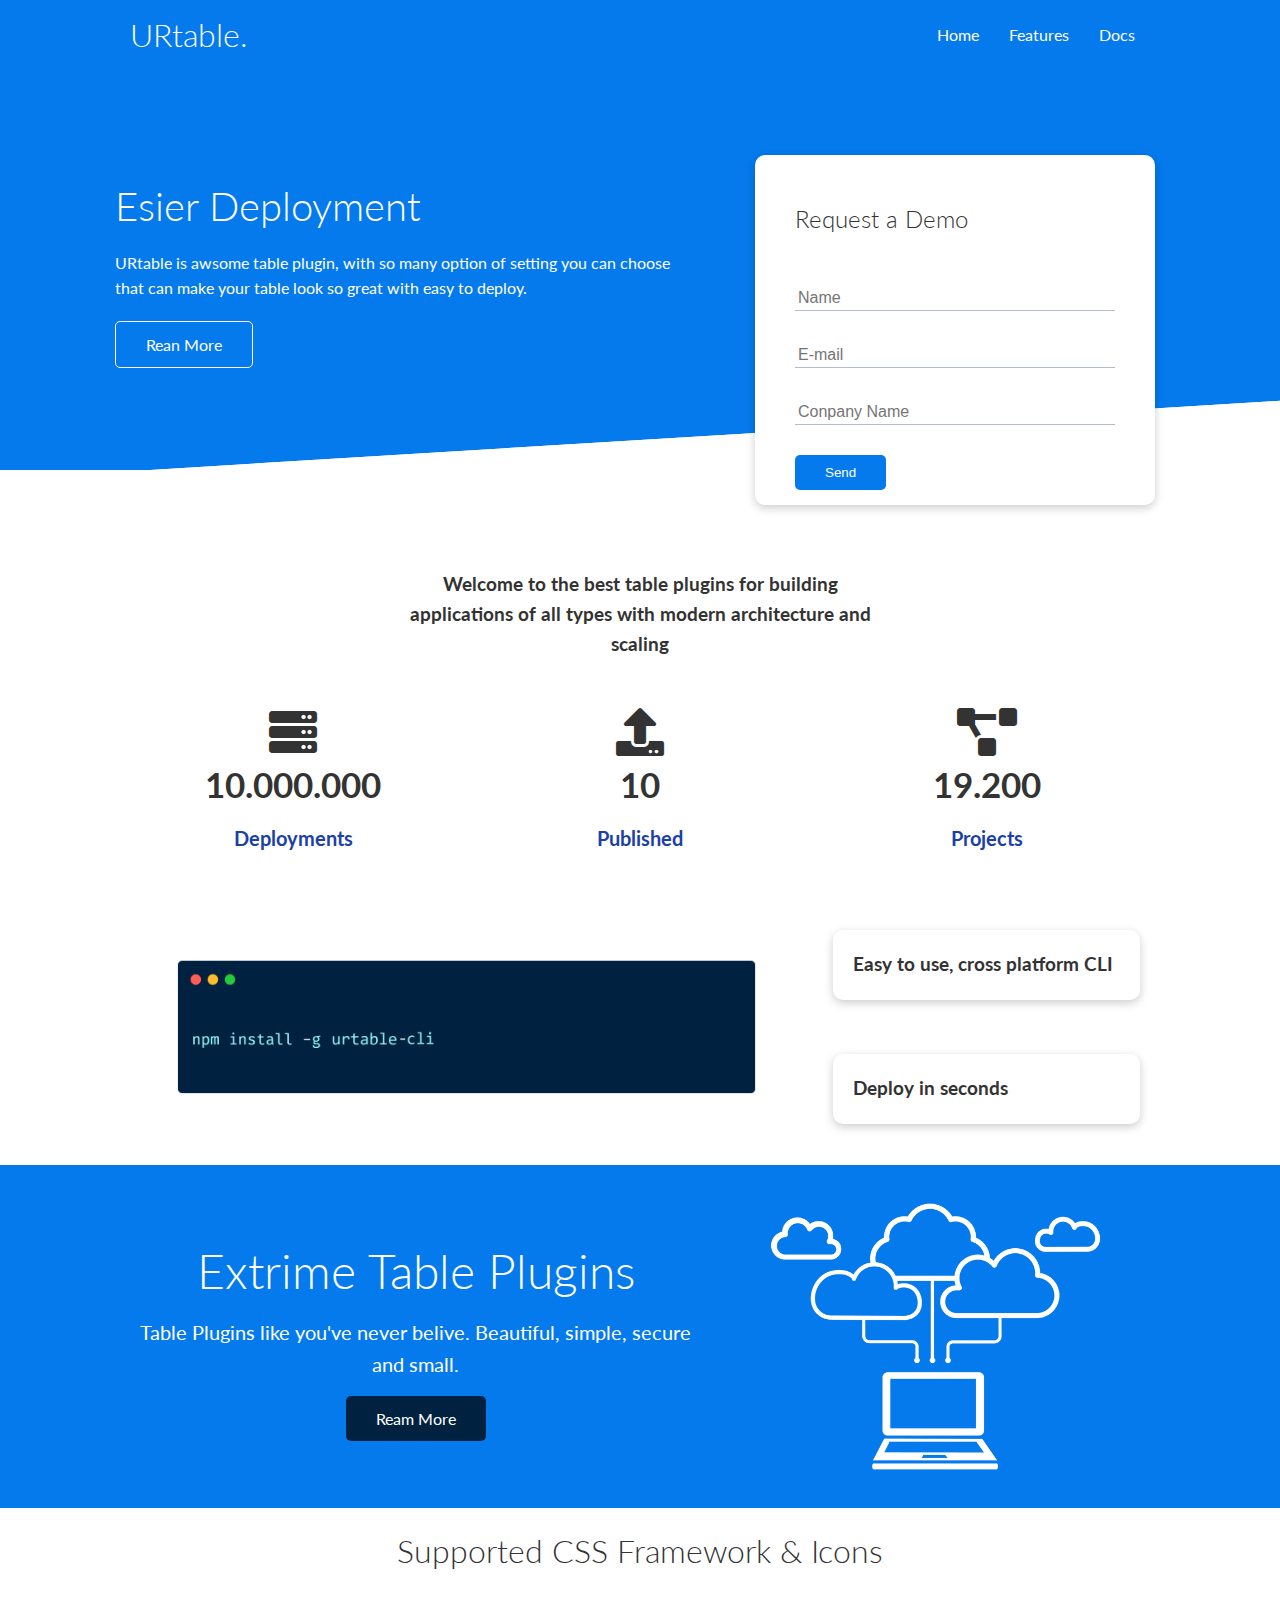
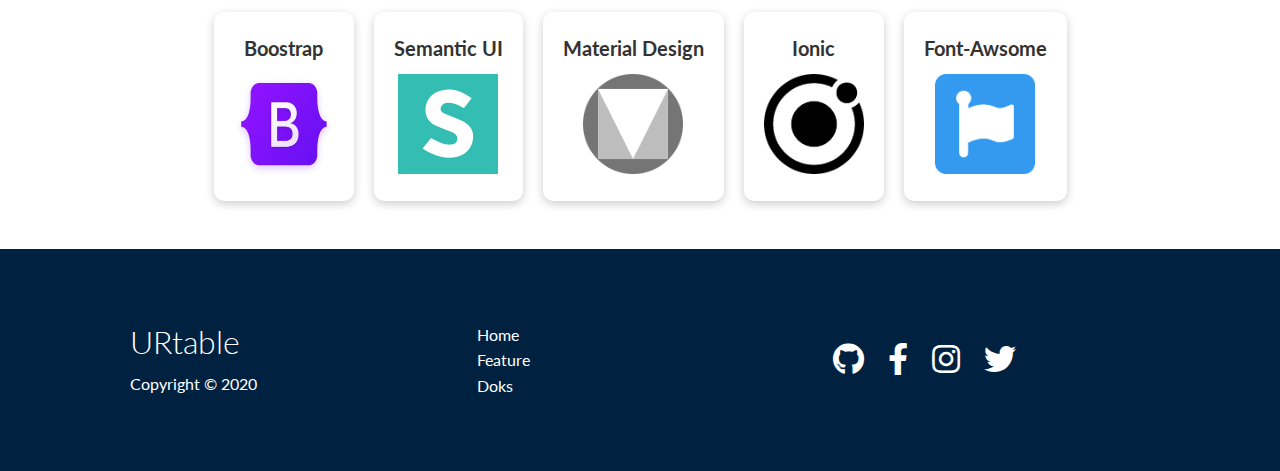
<file: index.html>
<!DOCTYPE html>
<html lang="en">
<head>
    <meta charset="UTF-8">
    <meta name="viewport" content="width=device-width, initial-scale=1.0">
    <link rel="stylesheet" href="https://cdnjs.cloudflare.com/ajax/libs/font-awesome/5.15.1/css/all.min.css">
    <link rel="stylesheet" href="utilities.css">
    <link rel="stylesheet" href="style.css">
    <link rel="apple-touch-icon" sizes="180x180" href="images/apple-touch-icon.png">
    <link rel="icon" type="imags/png" sizes="32x32" href="images/favicon-32x32.png">
    <link rel="icon" type="images/png" sizes="16x16" href="images/favicon-16x16.png">
    <link rel="manifest" href="images/site.webmanifest">
    <title>URtable | Awsome Table Plugin</title>
</head>
<body>
    <!-- Navbar -->
    <div class="navbar">
        <div class="container flex">
            <h1 class="logo">URtable.</h1>
            <nav>
                <ul>
                    <li><a href="index.html">Home</a></li>
                    <li><a href="features.html">Features</a></li>
                    <li><a href="doc.html">Docs</a></li>
                </ul>
            </nav>
        </div>
    </div>
    <!-- Showcase -->
    <section class="showcase">
        <div class="container grid">
            <div class="showcase-text">
                <h1>Esier Deployment</h1>
                 <p>URtable is awsome table plugin, with so many option of setting you can choose that can make your table look so great with easy to deploy.</p>
                <a href="features.html" class="btn btn-outline">Rean More</a>
            </div>
            <div class="showcase-form card">
                <h2>Request a Demo</h2>
                <form name="contact" data-netlify="true" method="POST" netlify-honeypot="bot-field">
                    <input type="hidden" name="form-name" value="contact">
                    <p class="hidden"><label>Don't fill this if you are human:<input type="hidden" name="both-field"></label></p>
                    <div class="form-control">
                        <input type="text" name="name" placeholder="Name">
                    </div>
                    <div class="form-control">
                        <input type="email" name="email" placeholder="E-mail">
                    </div>
                    <div class="form-control">
                        <input type="text" name="company" placeholder="Conpany Name">
                    </div>
                    <input type="submit" value="Send" class="btn btn-primary">
                </form>
            </div>
        </div>
    </section>
    <!-- Stats -->
    <section class="stats">
        <div class="container">
            <h3 class="stats-heading text-center my-1">
                Welcome to the best table plugins for building applications of all types with modern architecture and scaling
            </h3>
            <div class="grid grid-3 text-center my-4">
                <div><i class="fas fa-server fa-3x"></i><h3>10.000.000</h3><p class="text-secondary">Deployments</p></div>
                <div><i class="fas fa-upload fa-3x"></i><h3>10</h3><p class="text-secondary">Published</p></div>
                <div><i class="fas fa-project-diagram fa-3x"></i><h3>19.200</h3><p class="text-secondary">Projects</p></div>
            </div>
        </div>
    </section>
    <!-- Cli -->
    <section class="cli">
        <div class="container grid">
            <img src="images/cli.png" alt="">
            <div class="card">
                <h3>Easy to use, cross platform CLI</h3>
            </div>
            <div class="card">
                <h3>Deploy in seconds</h3>
            </div>
        </div>
    </section>
    <!-- Cloud -->
    <section class="cloud bg-primary my-2 py-2">
        <div class="container grid">
            <div class="text-center">
                <h2 class="lg">Extrime Table Plugins</h2>
                <p class="lead my-1">Table Plugins like you've never belive. Beautiful, simple, secure and small.</p>
                <a href="features.html" class="btn btn-dark">Ream More</a>
            </div>
            <img src="images/cloud.png" alt="">
        </div>
    </section>
    <!-- Langueages -->
    <section class="languages">
        <h2 class="md text-center my-2">
            Supported CSS Framework & Icons
        </h2>
        <div class="container flex">
            <div class="card">
                <h4>Boostrap</h4>
                <img src="images/logos/boostrap.png" alt="">
            </div>
            <div class="card">
                <h4>Semantic UI</h4>
                <img src="images/logos/sui.png" alt="">
            </div>
            <div class="card">
                <h4>Material Design</h4>
                <img src="images/logos/md.png" alt="">
            </div>
            <div class="card">
                <h4>Ionic</h4>
                <img src="images/logos/ionic.png" alt="">
            </div>
            <div class="card">
                <h4>Font-Awsome</h4>
                <img src="images/logos/fas.png" alt="">
            </div>
        </div>
    </section>
    <!-- FOoter -->
    <footer class="footer bg-dark py-5">
        <div class="container grid grid-3">
            <div>
                <h1>URtable</h1>
                <p>Copyright &copy; 2020</p>
            </div>
            <nav>
                <ul>
                    <li><a href="index.html">Home</a></li>
                    <li><a href="feature.html">Feature</a></li>
                    <li><a href="doc.html">Doks</a></li>
                </ul>
            </nav>
            <div class="social">
                <a href="#"><i class="fab fa-2x fa-github"></i></a>
                <a href="#"><i class="fab fa-2x fa-facebook-f"></i></a>
                <a href="#"><i class="fab fa-2x fa-instagram"></i></a>
                <a href="#"><i class="fab fa-2x fa-twitter"></i></a>
            </div>
        </div>
    </footer>
</body>
</html>
</file>
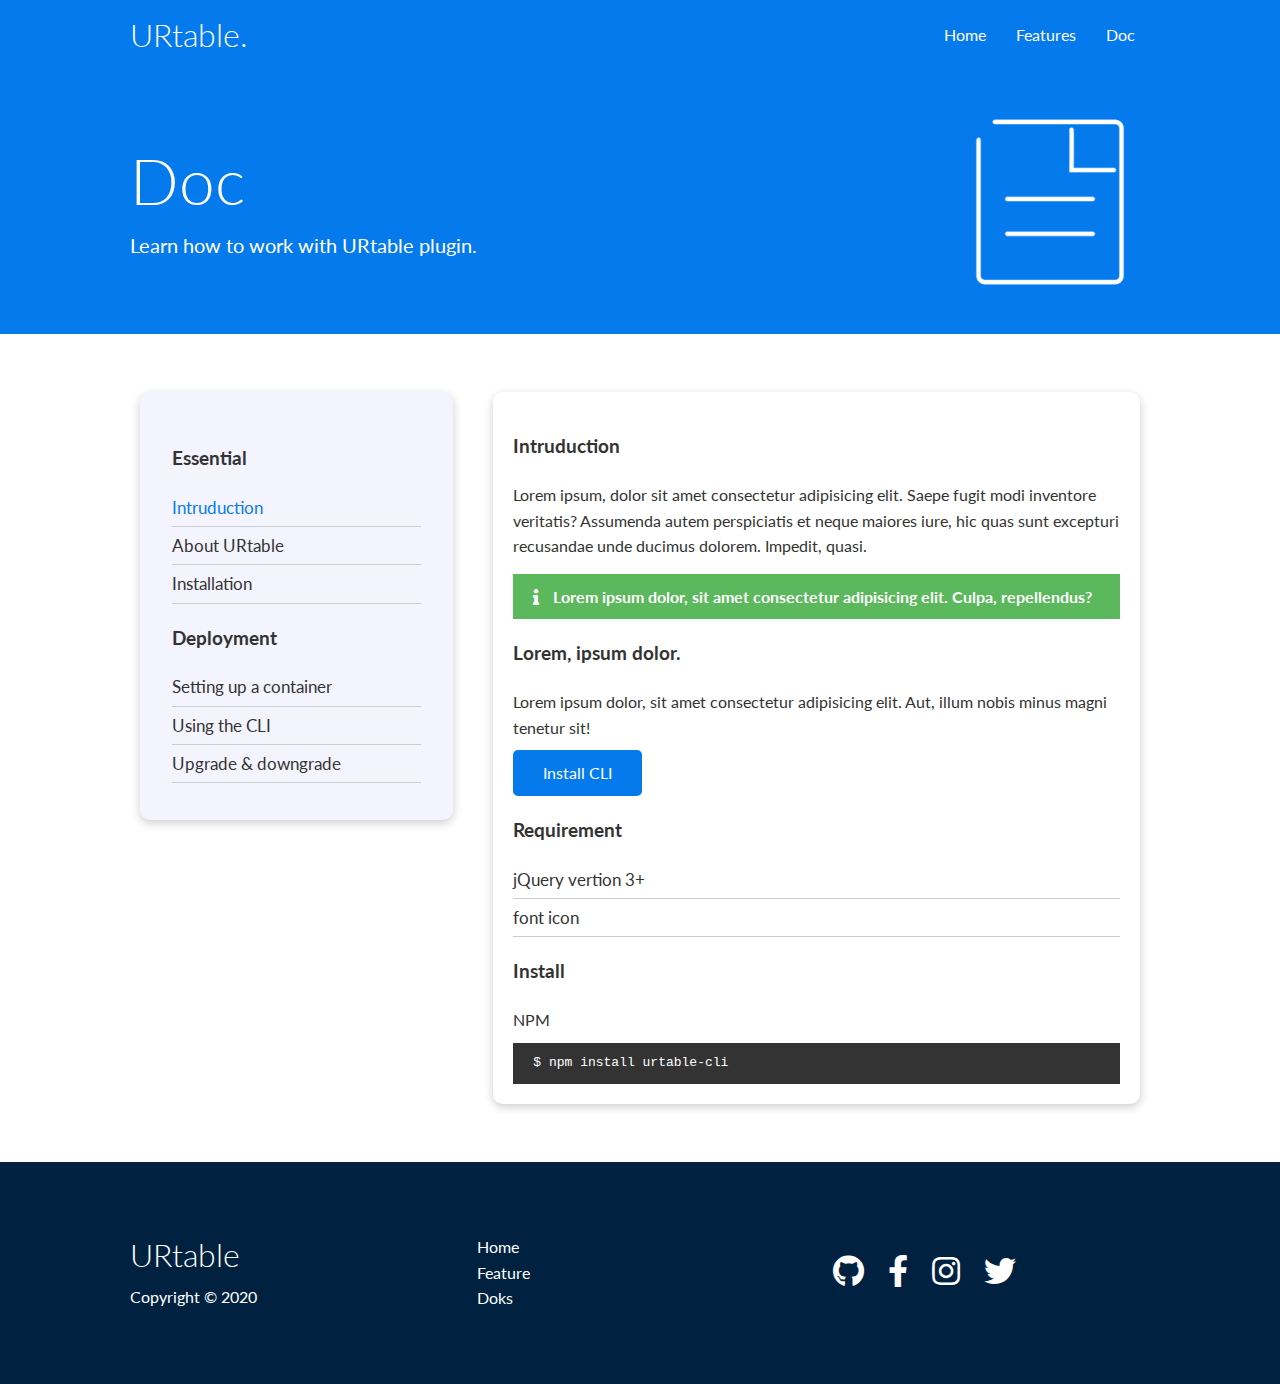
<file: doc.html>
<!DOCTYPE html>
<html lang="en">
<head>
    <meta charset="UTF-8">
    <meta name="viewport" content="width=device-width, initial-scale=1.0">
    <link rel="stylesheet" href="https://cdnjs.cloudflare.com/ajax/libs/font-awesome/5.15.1/css/all.min.css">
    <link rel="stylesheet" href="utilities.css">
    <link rel="stylesheet" href="style.css">
    <link rel="apple-touch-icon" sizes="180x180" href="images/apple-touch-icon.png">
    <link rel="icon" type="imags/png" sizes="32x32" href="images/favicon-32x32.png">
    <link rel="icon" type="images/png" sizes="16x16" href="images/favicon-16x16.png">
    <link rel="manifest" href="images/site.webmanifest">
    <title>URtable | Doc</title>
</head>
<body>
    <!-- Navbar -->
    <div class="navbar">
        <div class="container flex">
            <h1 class="logo">URtable.</h1>
            <nav>
                <ul>
                    <li><a href="index.html">Home</a></li>
                    <li><a href="features.html">Features</a></li>
                    <li><a href="doc.html">Doc</a></li>
                </ul>
            </nav>
        </div>
    </div>
    <!-- Head -->
    <section class="doc-head bg-primary py-3">
        <div class="container grid">
            <div>
                <h1 class="xl">Doc</h1>
                <p class="lead">
                    Learn how to work with URtable plugin.
                </p>
            </div>
            <img src="images/docs.png" alt="">
        </div>
    </section>
   <!-- Doc Main -->
   <section class="doc-main my-4">
       <div class="container grid">
           <div class="card bg-light p-3">
               <h3 class="my-2">Essential</h3>
               <nav>
                   <ul>
                       <li><a href="#" class="text-primary">Intruduction</a></li>
                       <li><a href="#">About URtable</a></li>
                       <li><a href="#">Installation</a></li>
                   </ul>
               </nav>
               <h3 class="my-2">Deployment</h3>
               <nav>
                   <ul>
                       <li><a href="#">Setting up a container</a></li>
                       <li><a href="#">Using the CLI</a></li>
                       <li><a href="#">Upgrade & downgrade</a></li>
                   </ul>
               </nav>
           </div>
           <div class="card">
               <h3>Intruduction</h3>
               <p>Lorem ipsum, dolor sit amet consectetur adipisicing elit. Saepe fugit modi inventore veritatis? Assumenda autem perspiciatis et neque maiores iure, hic quas sunt excepturi recusandae unde ducimus dolorem. Impedit, quasi.</p>
               <div class="alert alert-success">
                   <i class="fas fa-info"></i>
                   Lorem ipsum dolor, sit amet consectetur adipisicing elit. Culpa, repellendus?
               </div>
               <h3>Lorem, ipsum dolor.</h3>
               <p>Lorem ipsum dolor, sit amet consectetur adipisicing elit. Aut, illum nobis minus magni tenetur sit!</p>
               <a href="" class="btn btn-primary">Install CLI</a>
               <h3>Requirement</h3>
               <ul>
                   <li>jQuery vertion 3+</li>
                   <li>font icon</li>
               </ul>
               <h3>Install</h3>
               <p>NPM</p>
               <pre><code>$ npm install urtable-cli</code></pre>
           </div>
       </div>
   </section>
    <!-- FOoter -->
    <footer class="footer bg-dark py-5">
        <div class="container grid grid-3">
            <div>
                <h1>URtable</h1>
                <p>Copyright &copy; 2020</p>
            </div>
            <nav>
                <ul>
                    <li><a href="index.html">Home</a></li>
                    <li><a href="feature.html">Feature</a></li>
                    <li><a href="doc.html">Doks</a></li>
                </ul>
            </nav>
            <div class="social">
                <a href="#"><i class="fab fa-2x fa-github"></i></a>
                <a href="#"><i class="fab fa-2x fa-facebook-f"></i></a>
                <a href="#"><i class="fab fa-2x fa-instagram"></i></a>
                <a href="#"><i class="fab fa-2x fa-twitter"></i></a>
            </div>
        </div>
    </footer>
</body>
</html>
</file>
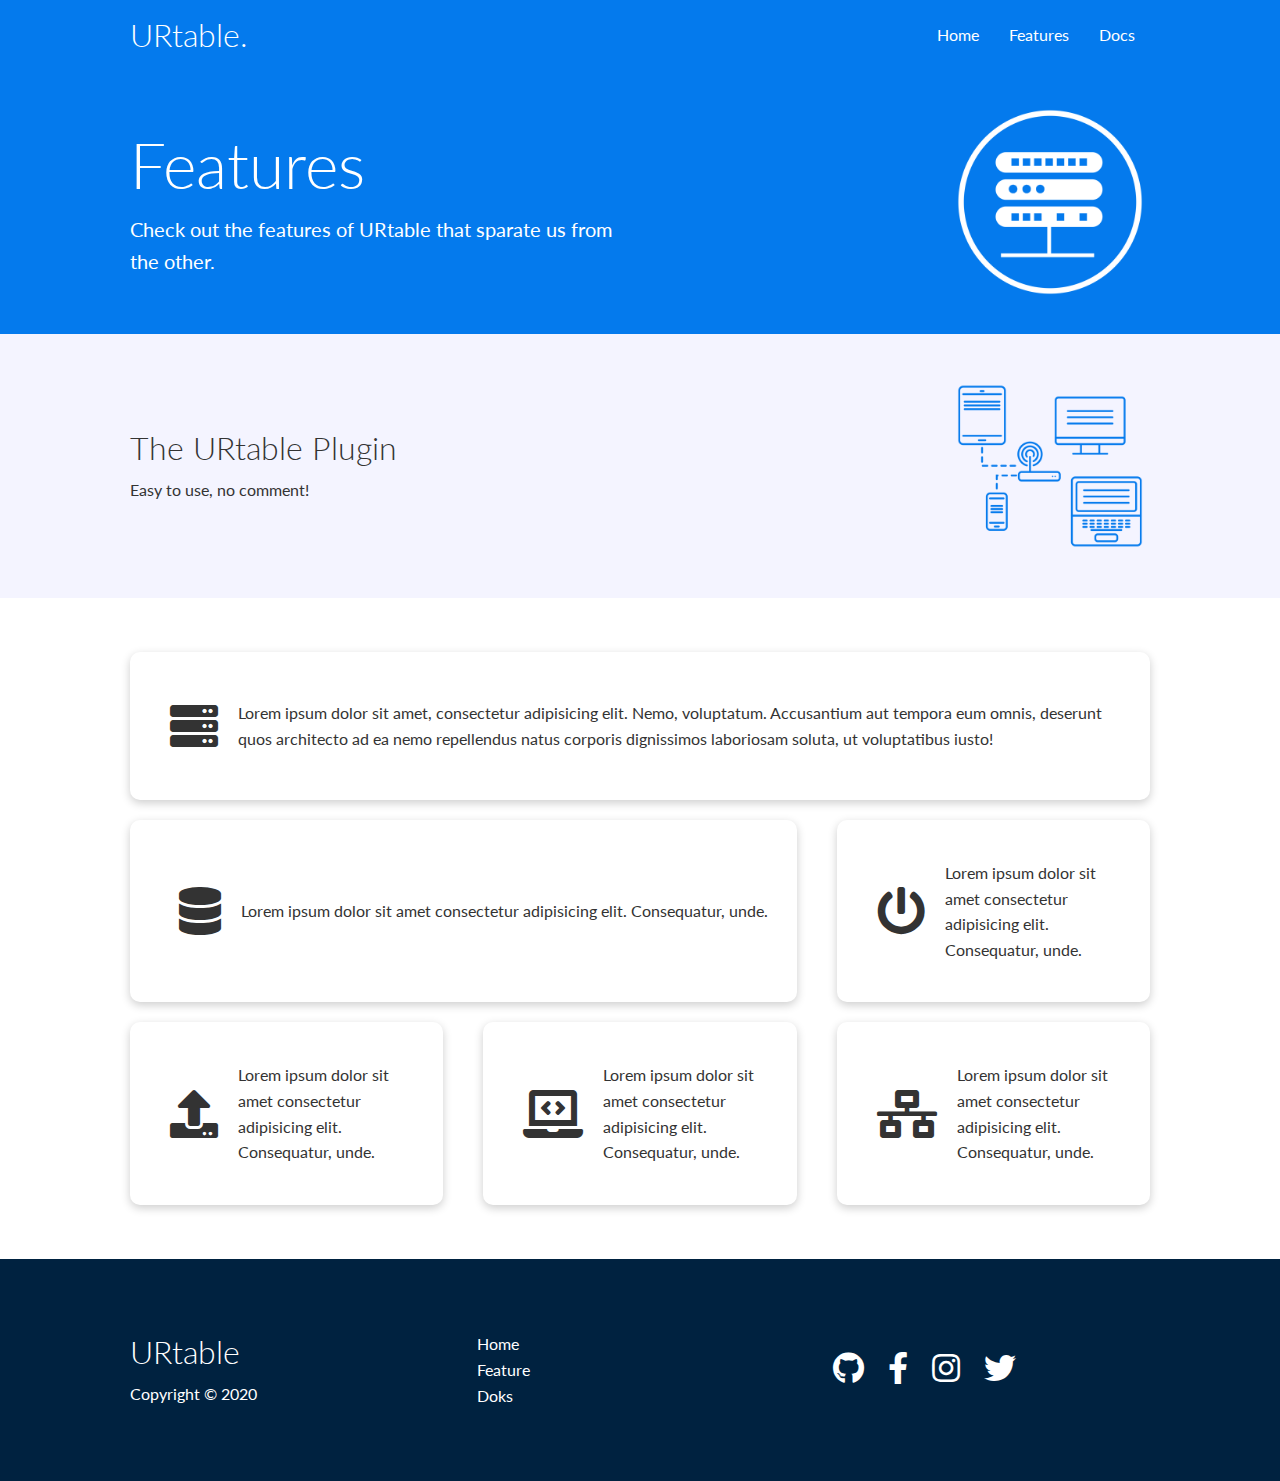
<file: features.html>
<!DOCTYPE html>
<html lang="en">
<head>
    <meta charset="UTF-8">
    <meta name="viewport" content="width=device-width, initial-scale=1.0">
    <link rel="stylesheet" href="https://cdnjs.cloudflare.com/ajax/libs/font-awesome/5.15.1/css/all.min.css">
    <link rel="stylesheet" href="utilities.css">
    <link rel="stylesheet" href="style.css">
    <link rel="apple-touch-icon" sizes="180x180" href="images/apple-touch-icon.png">
    <link rel="icon" type="imags/png" sizes="32x32" href="images/favicon-32x32.png">
    <link rel="icon" type="images/png" sizes="16x16" href="images/favicon-16x16.png">
    <link rel="manifest" href="images/site.webmanifest">
    <title>URtable | Features</title>
</head>
<body>
    <!-- Navbar -->
    <div class="navbar">
        <div class="container flex">
            <h1 class="logo">URtable.</h1>
            <nav>
                <ul>
                    <li><a href="index.html">Home</a></li>
                    <li><a href="features.html">Features</a></li>
                    <li><a href="doc.html">Docs</a></li>
                </ul>
            </nav>
        </div>
    </div>
    <!-- Head -->
    <section class="features-head bg-primary py-3">
        <div class="container grid">
            <div>
                <h1 class="xl">Features</h1>
                <p class="lead">
                    Check out the features of URtable that sparate us from the other.
                </p>
            </div>
            <img src="images/server.png" alt="">
        </div>
    </section>
    <!-- Sub head -->
    <section class="features-sub-head bg-light py-3">
        <div class="container grid">
            <div>
                <h1 class="md">The URtable Plugin</h1>
                <p>
                    Easy to use, no comment!
                </p>
            </div>
            <img src="images/server2.png" alt="">
        </div>
    </section>

    <section class="features-main my-2">
        <div class="container grid grid-3">
            <div class="card flex">
                <i class="fas fa-server fa-3x"></i>
                <p>Lorem ipsum dolor sit amet, consectetur adipisicing elit. Nemo, voluptatum. Accusantium aut tempora eum omnis, deserunt quos architecto ad ea nemo repellendus natus corporis dignissimos laboriosam soluta, ut voluptatibus iusto!</p>
            </div>
            <div class="card flex">
                <i class="fas fa-database fa-3x"></i>
                <p>Lorem ipsum dolor sit amet consectetur adipisicing elit. Consequatur, unde.</p>
            </div>
            <div class="card flex">
                <i class="fas fa-power-off fa-3x"></i>
                <p>Lorem ipsum dolor sit amet consectetur adipisicing elit. Consequatur, unde.</p>
            </div>
            <div class="card flex">
                <i class="fas fa-upload fa-3x"></i>
                <p>Lorem ipsum dolor sit amet consectetur adipisicing elit. Consequatur, unde.</p>
            </div>
            <div class="card flex">
                <i class="fas fa-laptop-code fa-3x"></i>
                <p>Lorem ipsum dolor sit amet consectetur adipisicing elit. Consequatur, unde.</p>
            </div>
            <div class="card flex">
                <i class="fas fa-network-wired fa-3x"></i>
                <p>Lorem ipsum dolor sit amet consectetur adipisicing elit. Consequatur, unde.</p>
            </div>
        </div>
    </section>
    <!-- FOoter -->
    <footer class="footer bg-dark py-5">
        <div class="container grid grid-3">
            <div>
                <h1>URtable</h1>
                <p>Copyright &copy; 2020</p>
            </div>
            <nav>
                <ul>
                    <li><a href="index.html">Home</a></li>
                    <li><a href="feature.html">Feature</a></li>
                    <li><a href="doc.html">Doks</a></li>
                </ul>
            </nav>
            <div class="social">
                <a href="#"><i class="fab fa-2x fa-github"></i></a>
                <a href="#"><i class="fab fa-2x fa-facebook-f"></i></a>
                <a href="#"><i class="fab fa-2x fa-instagram"></i></a>
                <a href="#"><i class="fab fa-2x fa-twitter"></i></a>
            </div>
        </div>
    </footer>
</body>
</html>
</file>
<file: utilities.css>
.container {
    max-width: 1100px;
    margin: 0 auto;
    overflow: auto;
    padding: 0 40px;
}

.card {
    background-color: #fff;
    color: #333;
    border-radius: 10px;
    box-shadow: 0 3px 10px rgba(0, 0, 0, 0.2);
    padding: 20px;
    margin: 10px;
}

.btn {
    display: inline-block;
    padding: 10px 30px;
    cursor: pointer;
    background: var(--primary-color);
    color: #fff;
    border: none;
    border-radius: 5px;
}

.btn-outline {
    background-color: transparent;
    border: 1px #fff solid;
}

.btn:hover {
    transform: scale(0.98);
}

/* Backgrounds & colored buttons */
.bg-primary,
.btn-primary {
    background-color: var(--primary-color);
    color: #fff;
}

.bg-secondary,
.btn-secondary {
    background-color: var(--secondary-color);
    color: #fff;
}

.bg-dark,
.btn-dark {
    background-color: var(--dark-color);
    color: #fff;
}

.bg-light,
.btn-light {
    background-color: var(--light-color);
    color: #333;
}

.bg-primary a,
.btn-primary a,
.bg-secondary a,
.btn-secondary a,
.bg-dark a,
.btn-dark a {
    color: #fff;
}

/* Text colors */
.text-primary {
    color: var(--primary-color);
}

.text-secondary {
    color: var(--secondary-color);
}

.text-dark {
    color: var(--dark-color);
}

.text-light {
    color: var(--light-color);
}

/* Text sizes */
.lead {
    font-size: 20px;
}

.sm {
    font-size: 1rem;
}

.md {
    font-size: 2rem;
}

.lg {
    font-size: 3rem;
}

.xl {
    font-size: 4rem;
}

.text-center {
    text-align: center;
}

/* Alert */
.alert {
    background-color: var(--light-color);
    padding: 10px 20px;
    font-weight: bold;
    margin: 15px 0;
}

.alert i {
    margin-right: 10px;
}

.alert-success {
    background-color: var(--success-color);
    color: #fff;
}

.alert-error {
    background-color: var(--error-color);
    color: #fff;
}

.flex {
    display: flex;
    justify-content: center;
    align-items: center;
    height: 100%;
}

.grid {
    display: grid;
    grid-template-columns: repeat(2, 1fr);
    gap: 20px;
    justify-content: center;
    align-items: center;
    height: 100%;
}

.grid-3 {
    grid-template-columns: repeat(3, 1fr);
}

/* Margin */
.my-1 {
    margin: 1rem 0;
}

.my-2 {
    margin: 1.5rem 0;
}

.my-3 {
    margin: 2rem 0;
}

.my-4 {
    margin: 3rem 0;
}

.my-5 {
    margin: 4rem 0;
}

.m-1 {
    margin: 1rem;
}

.m-2 {
    margin: 1.5rem;
}

.m-3 {
    margin: 2rem;
}

.m-4 {
    margin: 3rem;
}

.m-5 {
    margin: 4rem;
}

/* Padding */
.py-1 {
    padding: 1rem 0;
}

.py-2 {
    padding: 1.5rem 0;
}

.py-3 {
    padding: 2rem 0;
}

.py-4 {
    padding: 3rem 0;
}

.py-5 {
    padding: 4rem 0;
}

.p-1 {
    padding: 1rem;
}

.p-2 {
    padding: 1.5rem;
}

.p-3 {
    padding: 2rem;
}

.p-4 {
    padding: 3rem;
}

.p-5 {
    padding: 4rem;
}
</file>
<file: style.css>
@import url('https://fonts.googleapis.com/css2?family=Lato:wght@300&display=swap');

:root {
    --primary-color: #047aed;
    --secondary-color: #1c3fa8;
    --dark-color: #002240;
    --light-color: #f4f4ff;
    --success-color: #5cb85c;
    --error-color: #d9534f;
}

* {
    box-sizing: border-box;
    padding: 0;
    margin: 0;
}

body {
    font-family: 'Lato', sans-serif;
    color: #333333;
    line-height: 1.6;
}

ul {
    list-style-type: none;
}

a {
    text-decoration: none;
    color: #333333;
}

h1,
h2 {
    font-weight: 300;
    line-height: 1.2;
    margin: 10px 0;
}

p {
    margin: 10px 0;
}

img {
    width: 100%;
}

code,
pre {
    background-color: #333333;
    color: #ffffff;
    padding: 10px;
}

.hidden {
    visibility: hidden;
    height: 0px;
}

/* Navbar */
.navbar {
    background-color: var(--primary-color);
    color: #ffffff;
    height: 70px;
}

.navbar a {
    color: #ffffff;
    padding: 10px;
    margin: 0 5px;
}

.navbar a:hover {
    border-bottom: 2px solid #ffffff;
}

.navbar .flex {
    justify-content: space-between;
}

.navbar ul {
    display: flex;
}

/* Showcase */
.showcase {
    height: 400px;
    background-color: var(--primary-color);
    color: #ffffff;
    position: relative;
}

.showcase::before,
.showcase::after {
    content: '';
    position: absolute;
    height: 100px;
    bottom: -70px;
    left: 0;
    right: 0;
    background: #ffffff;
    transform: skewY(-3.5deg);
    -webkit-transform: skewY(-3.5deg);
    -moz-transform: skewY(-3.5deg);
    -ms-transform: skewY(-3.5deg);
}

.showcase h1 {
    font-size: 40px;
}

.showcase p {
    margin: 20px 0;
}

.showcase .grid {
    grid-template-columns: 55% 45%;
    gap: 30px;
    overflow: visible;
}

.showcase-form {
    position: relative;
    top: 60px;
    height: 350px;
    width: 400px;
    padding: 40px;
    z-index: 100;
    justify-self: flex-end;
    animation: slideInFromRight 1s ease-in;
}

.showcase-form .form-control {
    margin: 30px 0;
}

.showcase-form input[type="text"],
.showcase-form input[type="email"] {
    border: 0;
    border-bottom: 1px solid #b4becb;
    width: 100%;
    padding: 3px;
    font-size: 16px;
}

.showcase-form input:focus {
    outline: none;
}

.showcase-text {
    animation: slideInFromLeft 1s ease-in;
}

/* Stats */
.stats {
    padding-top: 100px;
    animation: slideInFromBottom 1s ease-in;
}

.stats-heading {
    max-width: 500px;
    margin: auto;
}

.stats .grid h3 {
    font-size: 35px;
}

.stats .grid p {
    font-size: 20px;
    font-weight: bold;
}

/* Cli */
.cli .grid {
    grid-template-columns: repeat(3, 1fr);
    grid-template-rows: repeat(2, 1fr);
}

.cli .grid>*:first-child {
    grid-column: 1 / span 2;
    grid-row: 1 / span 2;
}

/* Cloude */
.cloud .grid {
    grid-template-columns: 4fr 3fr;
}

/* Languages */
.languages .flex {
    flex-wrap: wrap;
}

.languages .card {
    text-align: center;
    margin: 18px 10px 48px;
    transition: transform 0.3s ease-in;
}

.languages .card h4 {
    font-size: 20px;
    margin-bottom: 10px;
}

.languages img {
    width: 100px;
    height: 100px;
}

.languages .card:hover {
    transform: translateY(-15px);
}

/* Features */
.features-head img,
.features-sub-head img,
.doc-head img {
    width: 200px;
    justify-self: flex-end;
}

.features-main .card>i {
    margin: 20px;
}

.features-main .grid {
    padding: 30px;
}

.features-main .grid>*:first-child {
    grid-column: 1 / span 3;
}

.features-main .grid>*:nth-child(2) {
    grid-column: 1 / span 2;
}

/* DOc */
.doc-main h3 {
    margin: 20px 0;
}

.doc-main .grid {
    grid-template-columns: 1fr 2fr;
    align-items: flex-start;
}

.doc-main li {
    font-size: 17px;
    padding-bottom: 5px;
    margin-bottom: 5px;
    border-bottom: 1px solid #cccccc;
}

.doc-main li:hover {
    font-weight: bold;
}

/* Footer */
.footer .social a {
    margin: 0 10px;
}

/* Animations */
@keyframes slideInFromLeft {
    0% {
        transform: translateX(-100%);
    }

    ,
    100% {
        transform: translateX(0);
    }
}

@keyframes slideInFromRight {
    0% {
        transform: translateX(100%);
    }

    ,
    100% {
        transform: translateX(0);
    }
}

@keyframes slideInFromTop {
    0% {
        transform: translateY(-100%);
    }

    ,
    100% {
        transform: translateX(0);
    }
}

@keyframes slideInFromBottom {
    0% {
        transform: translateY(100%);
    }

    ,
    100% {
        transform: translateX(0);
    }
}

/* Tablet and under */
@media (max-width: 768px) {

    .grid,
    .showcase .grid,
    .stats .grid,
    .cli .grid,
    .cloud .grid,
    .features-main .grid,
    .doc-main .grid {
        grid-template-columns: 1fr;
        grid-template-rows: 1fr;
    }

    .showcase {
        height: auto;
    }

    .showcase-text {
        text-align: center;
        margin-top: 40px;
        animation: slideInFromTop 1s ease-in;
    }

    .showcase-form {
        justify-self: center;
        margin: auto;
        animation: slideInFromBottom 1s ease-in;
    }

    .cli .grid>*:first-child {
        grid-column: 1;
        grid-row: 1;
    }

    .features-head,
    .features-sub-head,
    .doc-head {
        text-align: center;
    }

    .features-head img,
    .features-sub-head img,
    .doc-head img {
        justify-self: center;
    }

    .features-main .grid>*:first-child,
    .features-main .grid>*:nth-child(2) {
        grid-column: 1;
    }

}

/* Mobile */
@media (max-width: 500px) {
    .navbar {
        height: 110px;
    }

    .navbar .flex {
        flex-direction: column;
    }

    .navbar ul {
        background-color: rgba(0, 0, 0, 0.1);
        padding: 10px;
    }

    .showcase-form {
        width: 300px;
    }
}
</file>
